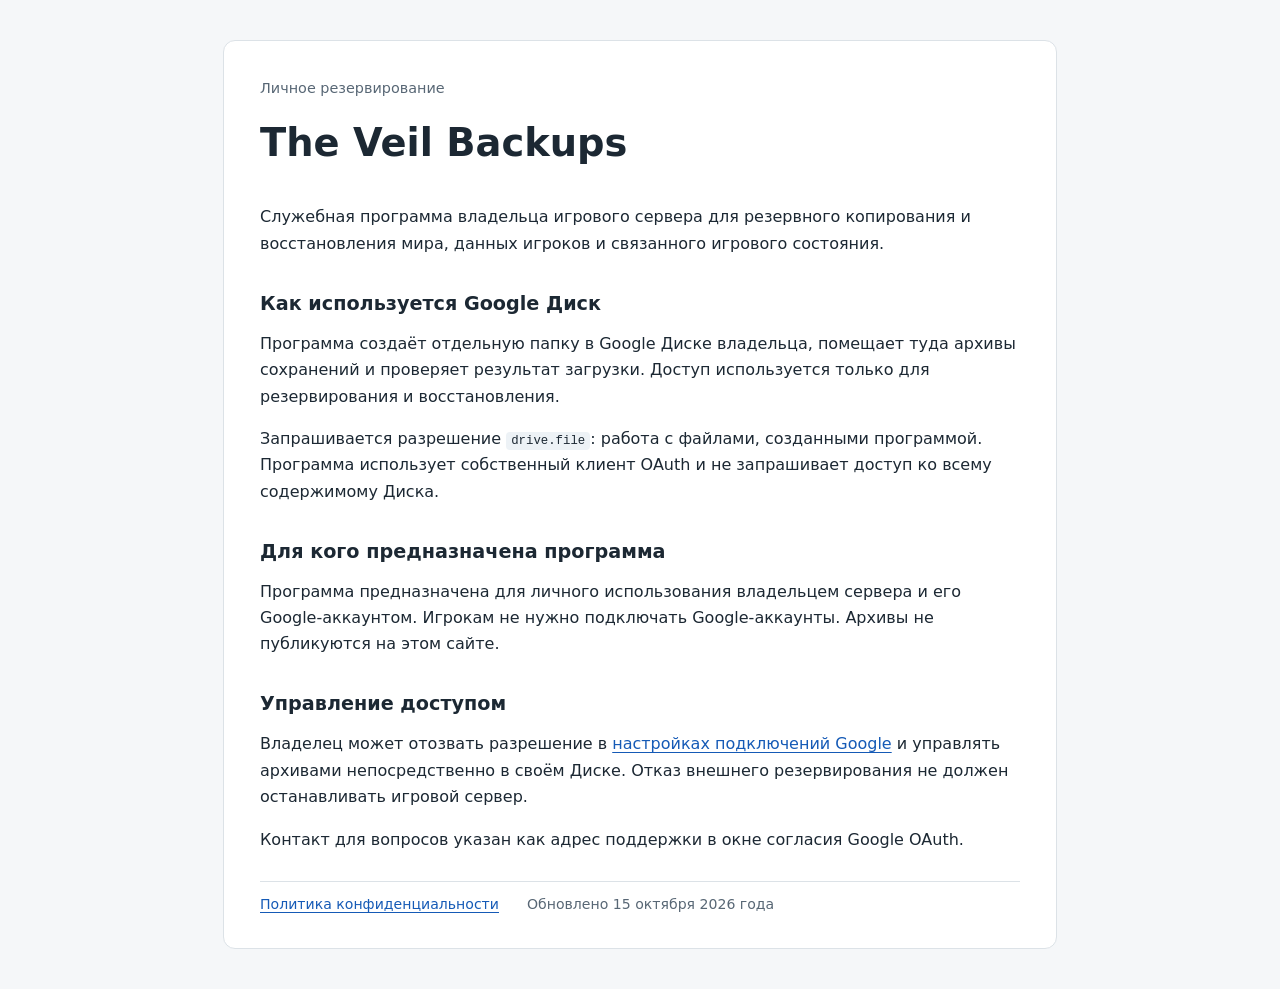
<file: index.html>
<!doctype html>
<html lang="ru">
<meta charset="utf-8">
<meta name="viewport" content="width=device-width, initial-scale=1">
<meta name="description" content="The Veil Backups — личное резервное копирование игровых сохранений в Google Диск владельца.">
<title>The Veil Backups</title>
<link rel="stylesheet" href="style.css">
<main>
  <p class="label">Личное резервирование</p>
  <h1>The Veil Backups</h1>
  <p>Служебная программа владельца игрового сервера для резервного копирования и восстановления мира, данных игроков и связанного игрового состояния.</p>
  <h2>Как используется Google Диск</h2>
  <p>Программа создаёт отдельную папку в Google Диске владельца, помещает туда архивы сохранений и проверяет результат загрузки. Доступ используется только для резервирования и восстановления.</p>
  <p>Запрашивается разрешение <code>drive.file</code>: работа с файлами, созданными программой. Программа использует собственный клиент OAuth и не запрашивает доступ ко всему содержимому Диска.</p>
  <h2>Для кого предназначена программа</h2>
  <p>Программа предназначена для личного использования владельцем сервера и его Google-аккаунтом. Игрокам не нужно подключать Google-аккаунты. Архивы не публикуются на этом сайте.</p>
  <h2>Управление доступом</h2>
  <p>Владелец может отозвать разрешение в <a href="https://myaccount.google.com/connections">настройках подключений Google</a> и управлять архивами непосредственно в своём Диске. Отказ внешнего резервирования не должен останавливать игровой сервер.</p>
  <p>Контакт для вопросов указан как адрес поддержки в окне согласия Google OAuth.</p>
  <footer><a href="privacy.html">Политика конфиденциальности</a><span>Обновлено 15 октября 2026 года</span></footer>
</main>
</html>
</file>
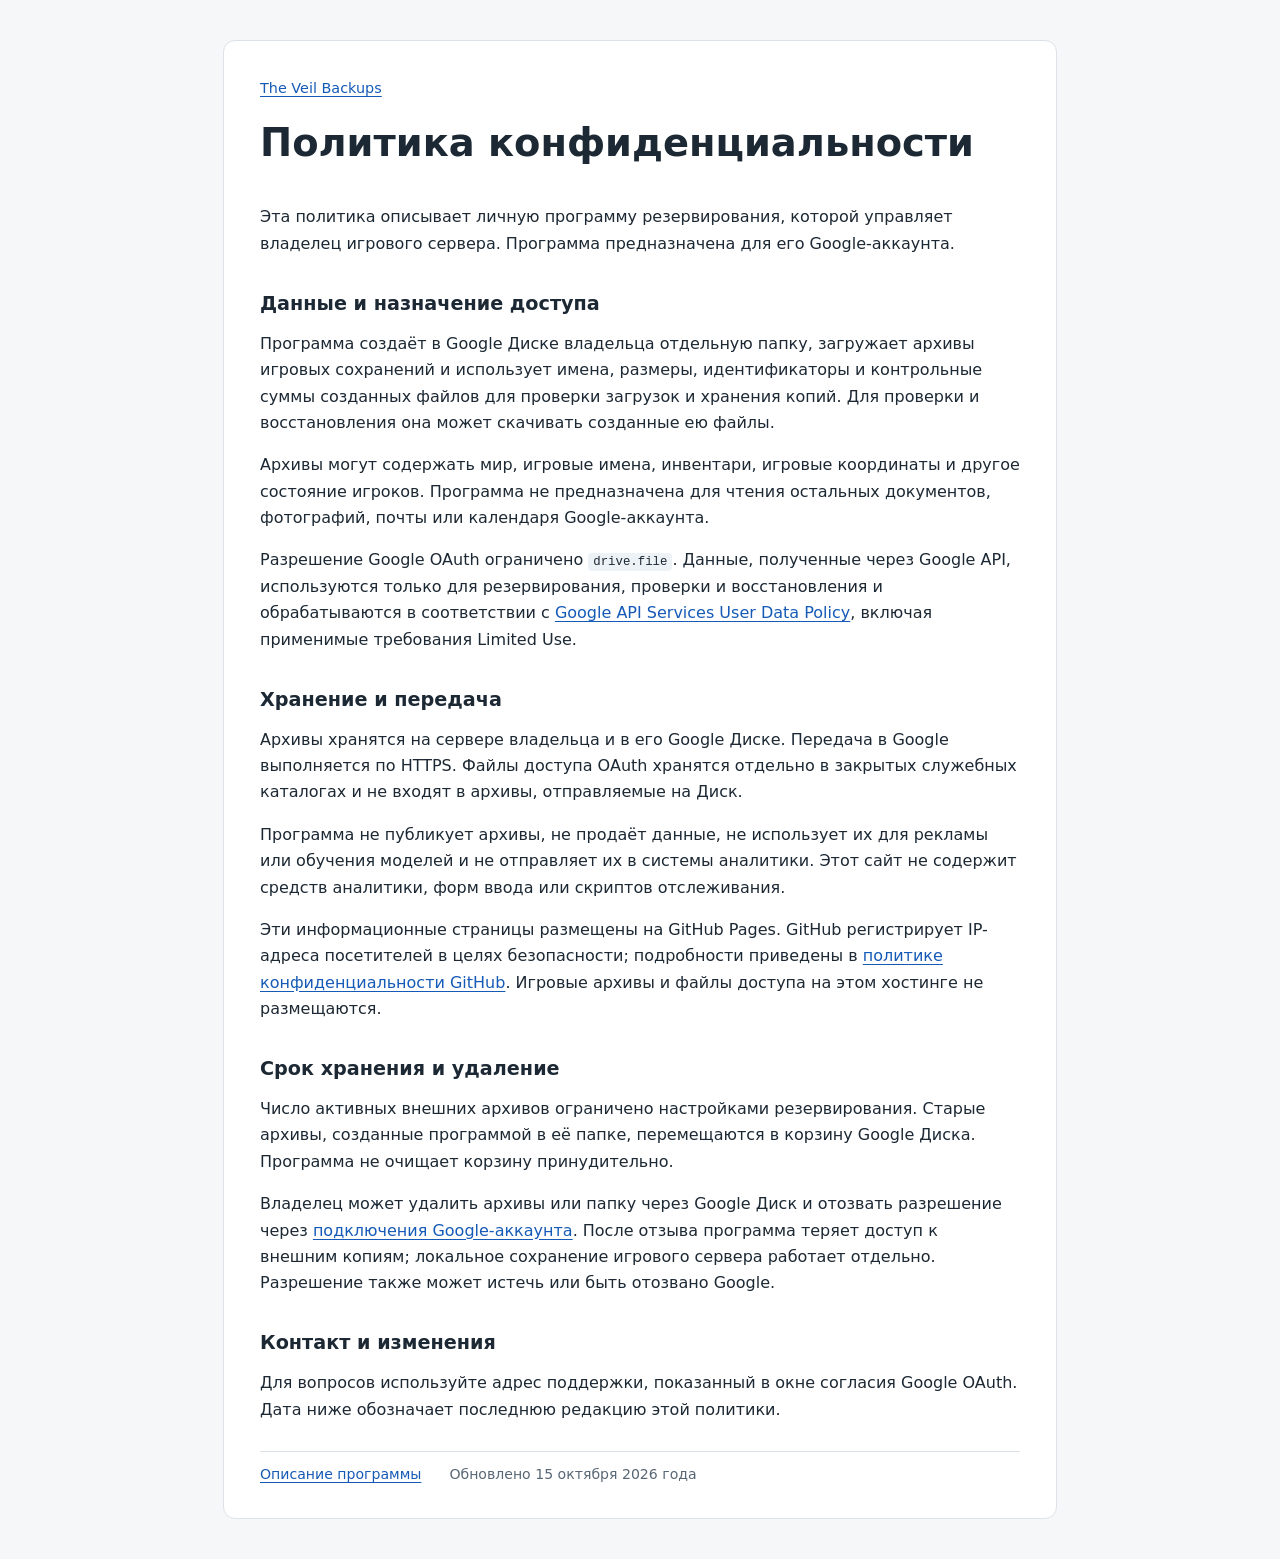
<file: privacy.html>
<!doctype html>
<html lang="ru">
<meta charset="utf-8">
<meta name="viewport" content="width=device-width, initial-scale=1">
<meta name="description" content="Как The Veil Backups использует данные Google Диска для личного резервирования.">
<title>Политика конфиденциальности — The Veil Backups</title>
<link rel="stylesheet" href="style.css">
<main>
  <p class="label"><a href="index.html">The Veil Backups</a></p>
  <h1>Политика конфиденциальности</h1>
  <p>Эта политика описывает личную программу резервирования, которой управляет владелец игрового сервера. Программа предназначена для его Google-аккаунта.</p>
  <h2>Данные и назначение доступа</h2>
  <p>Программа создаёт в Google Диске владельца отдельную папку, загружает архивы игровых сохранений и использует имена, размеры, идентификаторы и контрольные суммы созданных файлов для проверки загрузок и хранения копий. Для проверки и восстановления она может скачивать созданные ею файлы.</p>
  <p>Архивы могут содержать мир, игровые имена, инвентари, игровые координаты и другое состояние игроков. Программа не предназначена для чтения остальных документов, фотографий, почты или календаря Google-аккаунта.</p>
  <p>Разрешение Google OAuth ограничено <code>drive.file</code>. Данные, полученные через Google API, используются только для резервирования, проверки и восстановления и обрабатываются в соответствии с <a href="https://developers.google.com/terms/api-services-user-data-policy">Google API Services User Data Policy</a>, включая применимые требования Limited Use.</p>
  <h2>Хранение и передача</h2>
  <p>Архивы хранятся на сервере владельца и в его Google Диске. Передача в Google выполняется по HTTPS. Файлы доступа OAuth хранятся отдельно в закрытых служебных каталогах и не входят в архивы, отправляемые на Диск.</p>
  <p>Программа не публикует архивы, не продаёт данные, не использует их для рекламы или обучения моделей и не отправляет их в системы аналитики. Этот сайт не содержит средств аналитики, форм ввода или скриптов отслеживания.</p>
  <p>Эти информационные страницы размещены на GitHub Pages. GitHub регистрирует IP-адреса посетителей в целях безопасности; подробности приведены в <a href="https://docs.github.com/en/site-policy/privacy-policies/github-general-privacy-statement" rel="noreferrer">политике конфиденциальности GitHub</a>. Игровые архивы и файлы доступа на этом хостинге не размещаются.</p>
  <h2>Срок хранения и удаление</h2>
  <p>Число активных внешних архивов ограничено настройками резервирования. Старые архивы, созданные программой в её папке, перемещаются в корзину Google Диска. Программа не очищает корзину принудительно.</p>
  <p>Владелец может удалить архивы или папку через Google Диск и отозвать разрешение через <a href="https://myaccount.google.com/connections">подключения Google-аккаунта</a>. После отзыва программа теряет доступ к внешним копиям; локальное сохранение игрового сервера работает отдельно. Разрешение также может истечь или быть отозвано Google.</p>
  <h2>Контакт и изменения</h2>
  <p>Для вопросов используйте адрес поддержки, показанный в окне согласия Google OAuth. Дата ниже обозначает последнюю редакцию этой политики.</p>
  <footer><a href="index.html">Описание программы</a><span>Обновлено 15 октября 2026 года</span></footer>
</main>
</html>
</file>
<file: style.css>
:root { color-scheme: light; font-family: system-ui, sans-serif; color: #1c2833; background: #f5f7f9; }
body { margin: 0; }
main { max-width: 760px; margin: 40px auto; padding: 36px; background: white; border: 1px solid #dce2e7; border-radius: 12px; }
h1 { font-size: clamp(1.8rem, 5vw, 2.4rem); line-height: 1.2; margin: .5em 0 1em; }
h2 { font-size: 1.2rem; margin-top: 1.8em; }
p { line-height: 1.65; }
a { color: #155ab6; text-underline-offset: 3px; }
a:focus-visible { outline: 2px solid #155ab6; outline-offset: 4px; }
code { font-size: .95em; background: #edf2f6; padding: 2px 5px; border-radius: 4px; }
.label { color: #586775; font-size: .9rem; margin: 0; }
footer { border-top: 1px solid #dce2e7; margin-top: 2em; padding-top: 1em; display: flex; flex-wrap: wrap; gap: 12px 28px; color: #586775; font-size: .88rem; }
@media (max-width: 650px) { main { margin: 0; padding: 24px; border: 0; border-radius: 0; } }
</file>
